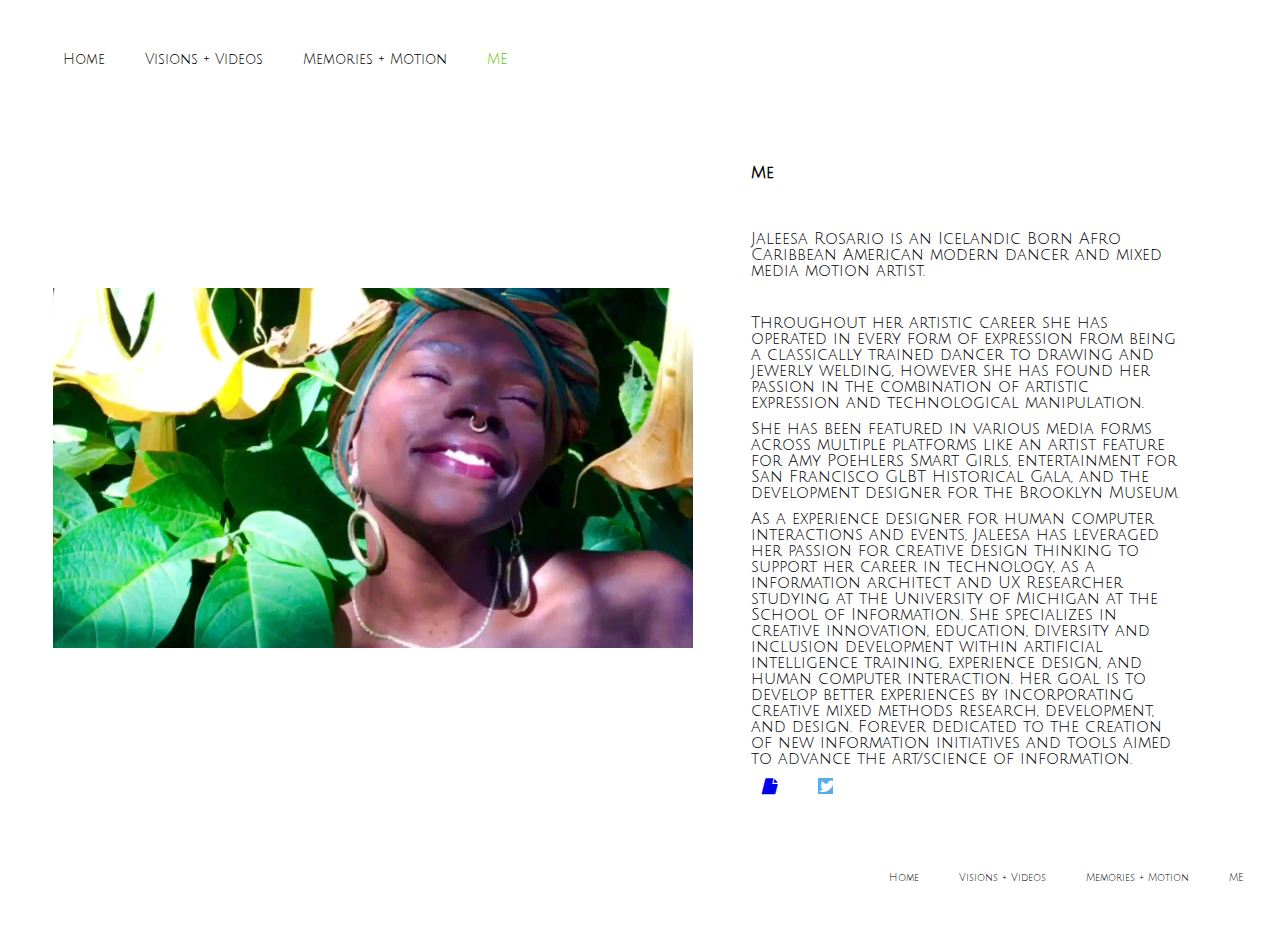
<file: about.html>
<!DOCTYPE html>
<html lang="en" dir="ltr">
<head>
    <meta charset="utf-8 f0e1">
    <meta name="viewport" content="width=device-width, initial-scale=1">
    <link rel="stylesheet" type="text/css" href="css/html5rs.css">
    <link rel="stylesheet" type="text/css" href="css/sitestyle.css">
    <link href='https://fonts.googleapis.com/css?family=Julius Sans One' rel='stylesheet'>
    <link rel="stylesheet" href="https://cdnjs.cloudflare.com/ajax/libs/font-awesome/4.7.0/css/font-awesome.min.css">

    <title>ME</title>
</head>
<a class="skip-main" href="#main">Skip to content</a>
<body class = "bodystyle">
    <header class = "headernav">
        <nav>
            <ul>
                <li><a href="index.html" class = "topnav">Home</a></li>
                <li><a href="vv.html" class = "topnav">Visions + Videos</a></li>
                <li><a href="mm.html" class = "topnav">Memories + Motion</a></li>
                <li><a href="about.html" class = "current topnav" id = "mecolor">Me</a></li>
            </ul>
        </nav>
    </header>
<main>

<section class = "aboutsection">
    <div>
        <video muted autoplay loop>
            <source src="videos/face_in_flowers.mp4" title="Loop motion photo of Jaleesa Rosario in palm trees">
        </video>
    </div>
    <div class = metextdiv>
        <h1 id = "meheader"> Me </h1>
        <p> Jaleesa Rosario is an Icelandic Born Afro Caribbean American modern dancer and mixed media motion artist. </p>
        <br>
        <p>Throughout her artistic career she has operated in every form of expression from being a classically trained dancer to drawing and jewerly welding, however she has found her passion in the combination of artistic expression and technological manipulation.</p>
        <p>She has been featured in various media forms across multiple platforms like an artist feature for Amy Poehlers Smart Girls, entertainment for San Francisco GLBT Historical Gala, and the development designer for the Brooklyn Museum.</p>
        <p> As a experience designer for human computer interactions and events, Jaleesa has leveraged her passion for creative design thinking to support her career in technology, as a information architect and UX Researcher studying at the University of Michigan at the School of Information.
        She specializes in creative innovation, education, diversity and inclusion development within artificial intelligence training, experience design, and human computer interaction. Her goal is to develop better experiences by incorporating creative mixed methods research, development, and design. Forever dedicated to the creation of new information initiatives and tools aimed to advance the art/science of information.
        </p>
        <section class = "medfasection">
        <a href="http://jaleesarosario.com/resume" class = "fa" target="_blank"><i class="far fa-file"></i></a>
        <a href="https://www.linkedin.com/in/jaleesa-rosario-turner-b6b58a5a/" class = "fa" target="_blank"><i class="fab fa-linkedin-in"></i></a>
        <a href="https://twitter.com/JaleesaRosario?lang=en" class = "fa" target="_blank"> <i class="fab fa-twitter"></i></a>
        </section>
    </div>
    </section>

</main>
<footer class = "footernav">
    <nav>
        <ul>
            <li><a href="index.html">Home</a></li>
            <li><a href="vv.html">Visions + Videos</a></li>
            <li><a href="mm.html">Memories + Motion</a></li>
            <li><a href="about.html" class = "current">Me</a></li>
        </ul>
    </nav>
</footer>
</body>
</html>
</file>
<file: css/sitestyle.css>
header{
    font-family:'Julius Sans One';

}
body{
    background-color:#1111111;
    font-family:serif;
}

nav ul li {
	text-decoration: none;
	display:inline;
	background-color: white;
	color: black;
}
a.skip-main {
    left:-999px;
    position:absolute;
    top:auto;
    width:1px;
    height:1px;
    overflow:hidden;
    z-index:-999;
}
a.skip-main:focus, a.skip-main:active {
    color: #000;
    background-color:#fff;
    left: auto;
    top: auto;
    width: 30%;
    height: auto;
    overflow:auto;
    margin: 10px 35%;
    padding:5px;
    border-radius: 15px;
    text-align:center;
    font-size:1.2em;
    z-index:999;
}
.bodystyle{
    font-family:'Julius Sans One';
    margin:1%;
    width: 100%;
    height: 100%;
}
.current{
    text-transform: uppercase;
    color:#000000;
}
#homecolor{
    color:#C900FF;
}
#vvcolor{
    color:#3B0DBF;
}
#mmcolor{
    color:#00C5FF;
}
#mecolor{
    color:#5EBF00;
}
.topnav{
    text-shadow:#000000;
}
.topnav:hover{
    opacity: .5;
}
.headernav{
    display: flex;
    right: 50px;
    font-size: 14px;
}
.footernav{
    display:flex;
    flex-direction: row;
    justify-content: flex-end;
    text-align: center;
    align-content: center;
    font-size: 10px;
    bottom: 0;
}

.mainstyle{
    margin: 50px;
    min-height: 100%;
}
.mainheadersection{
    display:flex;
    flex-direction: row;
    justify-content: center;
    padding-bottom: 50px;
    padding-top: 20px;
}
.lpvideo{
    height:auto;
    width:50%;
}
.lpsection{
    display: inline-flex;
    box-sizing: content-box;
    margin-bottom: 100px;
    margin-right: 50px;
}
section.lpsection video{
    width: 45vw;
}
.vvsection{
    display: grid;
    grid-template-columns: 50vw 50vw;
    box-sizing: content-box;
    border: 5px;
    padding: 5px;
    margin-top: :100px;
    margin-bottom: 100px;
}
section.vvsection video{
    width:100%;
}
.vvdiv{
    height:auto;
    width: 90%;
    justify-content: center;
}
.vvvideo{
    height: auto;
    width: 500px;
}
.mmsection{
    display:grid;
    box-sizing: content-box;
    grid-template-columns: auto auto auto;
    justify-content: center;
    align-content: space-around;
    align-items: center;
    border: 5px;
    padding: 5px;
    margin-top: :100px;
    margin-bottom: 100px;
}
section.mmsection video{
    width: 30vw;
    margin: 50px;
}
.mmdiv{
    display:grid;
    grid-template-rows: auto auto auto;
    justify-content: center;
    align-content: space-around;
    align-items: center;
}
.mmmedia{
    height: auto;
    width: 30vw;
}

.aboutsection{
    display: grid;
    grid-template-columns: auto auto;
    box-sizing: content-box;
    justify-content: center;
    align-items: center;
}
section.aboutsection video{
    width: 50vw;
}
.metextdiv{
    box-sizing: content-box;
    width: 80%;
    font-size: 1em;
    margin: 5%;
}
#meheader{
    margin-bottom: 50px;
    padding-top: 20px;
}
.mefasection{
    margin:5px;
    display: grid;
    grid-template-columns: auto auto auto;
    justify-content: flex-end;
}

.fa {
    box-sizing: content-box;
    width: 20px;
    text-align: center;
    text-decoration: none;
    margin: 1px;
    border-radius: 40%;
}

.fa:hover {
    opacity: 0.7;
}
.fa-twitter {
  background: #55ACEE;
  color: white;
}
.fa-linkedin{
    background: #FFFFFF
    color: white;
}
</file>
<file: css/html5rs.css>
/*
html5doctor.com Reset Stylesheet
v1.6.1
Last Updated: 2010-09-17
Author: Richard Clark - http://richclarkdesign.com
Twitter: @rich_clark
*/

html, body, div, span, object, iframe,
h1, h2, h3, h4, h5, h6, p, blockquote, pre,
abbr, address, cite, code,
del, dfn, em, img, ins, kbd, q, samp,
small, strong, sub, sup, var,
b, i,
dl, dt, dd, ol, ul, li,
fieldset, form, label, legend,
table, caption, tbody, tfoot, thead, tr, th, td,
article, aside, canvas, details, figcaption, figure,
footer, header, hgroup, menu, nav, section, summary,
time, mark, audio, video {
    margin:10px;
    padding:0;
    border:4px;
    outline:0;
    font-size:100%;
    vertical-align:baseline;
    background:transparent;
}

body {
    line-height:1;
}

article,aside,details,figcaption,figure,
footer,header,hgroup,menu,nav,section {
	display:block;
}

nav ul {
    list-style:none;
    margin:0;
    padding:0;
    overflow:hidden;
    background-color: #FFFFFF;
}
li {
    float:left;
}

li a {
    display:block;
    color:black;
    text-align: center;
    padding:0px;
    text-decoration: none;
}

blockquote, q {
    quotes:none;
}

blockquote:before, blockquote:after,
q:before, q:after {
    content:'';
    content:none;
}

a {
    margin:10px;
    padding:0;
    font-size:100%;
    vertical-align:baseline;
    background:transparent;
}

/* change colours to suit your needs */
ins {
    background-color:#ff9;
    color:#000;
    text-decoration:none;
}

/* change colours to suit your needs */
mark {
    background-color:#ff9;
    color:#000;
    font-style:italic;
    font-weight:bold;
}

del {
    text-decoration: line-through;
}

abbr[title], dfn[title] {
    border-bottom:1px dotted;
    cursor:help;
}

table {
    border-collapse:collapse;
    border-spacing:0;
}

/* change border colour to suit your needs */
hr {
    display:block;
    height:1px;
    border:0;
    border-top:1px solid #cccccc;
    margin:1em 0;
    padding:0;
}

input, select {
    vertical-align:middle;
}
</file>
